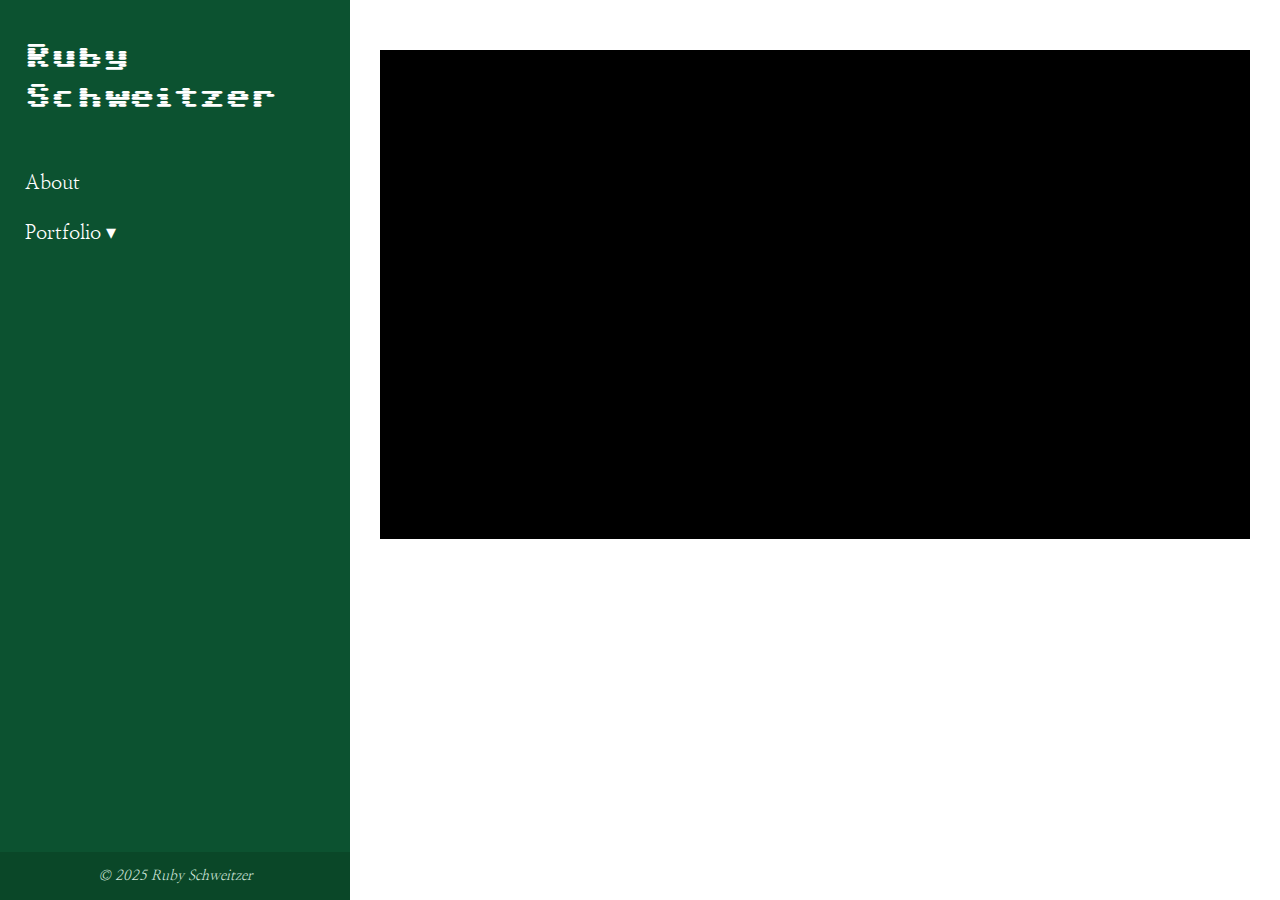
<file: index.html>
<!DOCTYPE html>
<html lang="en">
<head>
    <meta charset="UTF-8">
    <meta name="viewport" content="width=device-width, initial-scale=1.0">
    <title>Ruby Schweitzer</title>
    <link rel="icon" type="image/x-icon" href="media/icon.png">
    <link rel="stylesheet" href="styles/style.css">
    <link rel="preconnect" href="https://fonts.googleapis.com">
    <link rel="preconnect" href="https://fonts.gstatic.com" crossorigin>
    <link href="https://fonts.googleapis.com/css2?family=Nanum+Myeongjo&family=Sixtyfour&display=swap" rel="stylesheet">
</head>
<body>
    <div class="sidebar">
        <h1><a href="">Ruby Schw<span class="header-fix">ei</span>tzer</a></h1>
        <a href="about">About</a>

        <div class="dropdown">
            <a id="portfolio-toggle">Portfolio &#9662</a>
            <div class="dropdown-content">
                <a href="portfolio/cinematography">Cinematography</a>
                <a href="portfolio/dance">Dance Collaborations</a>
                <a href="portfolio/experimental">Experimental Films</a>
                <a href="portfolio/graphicdesign">Graphic Design</a>
            </div>
        </div>

        <footer class="sidebar-footer">
        © 2025 Ruby Schweitzer
        </footer>
    </div>

    <main>
        <div class="video-container">
            <iframe 
                src="https://player.vimeo.com/video/1111718417"
                allow="autoplay; fullscreen; picture-in-picture" 
                allowfullscreen>
            </iframe>
        </div>
    </main>

    <script src="script.js"></script>
</body>
</html>
</file>
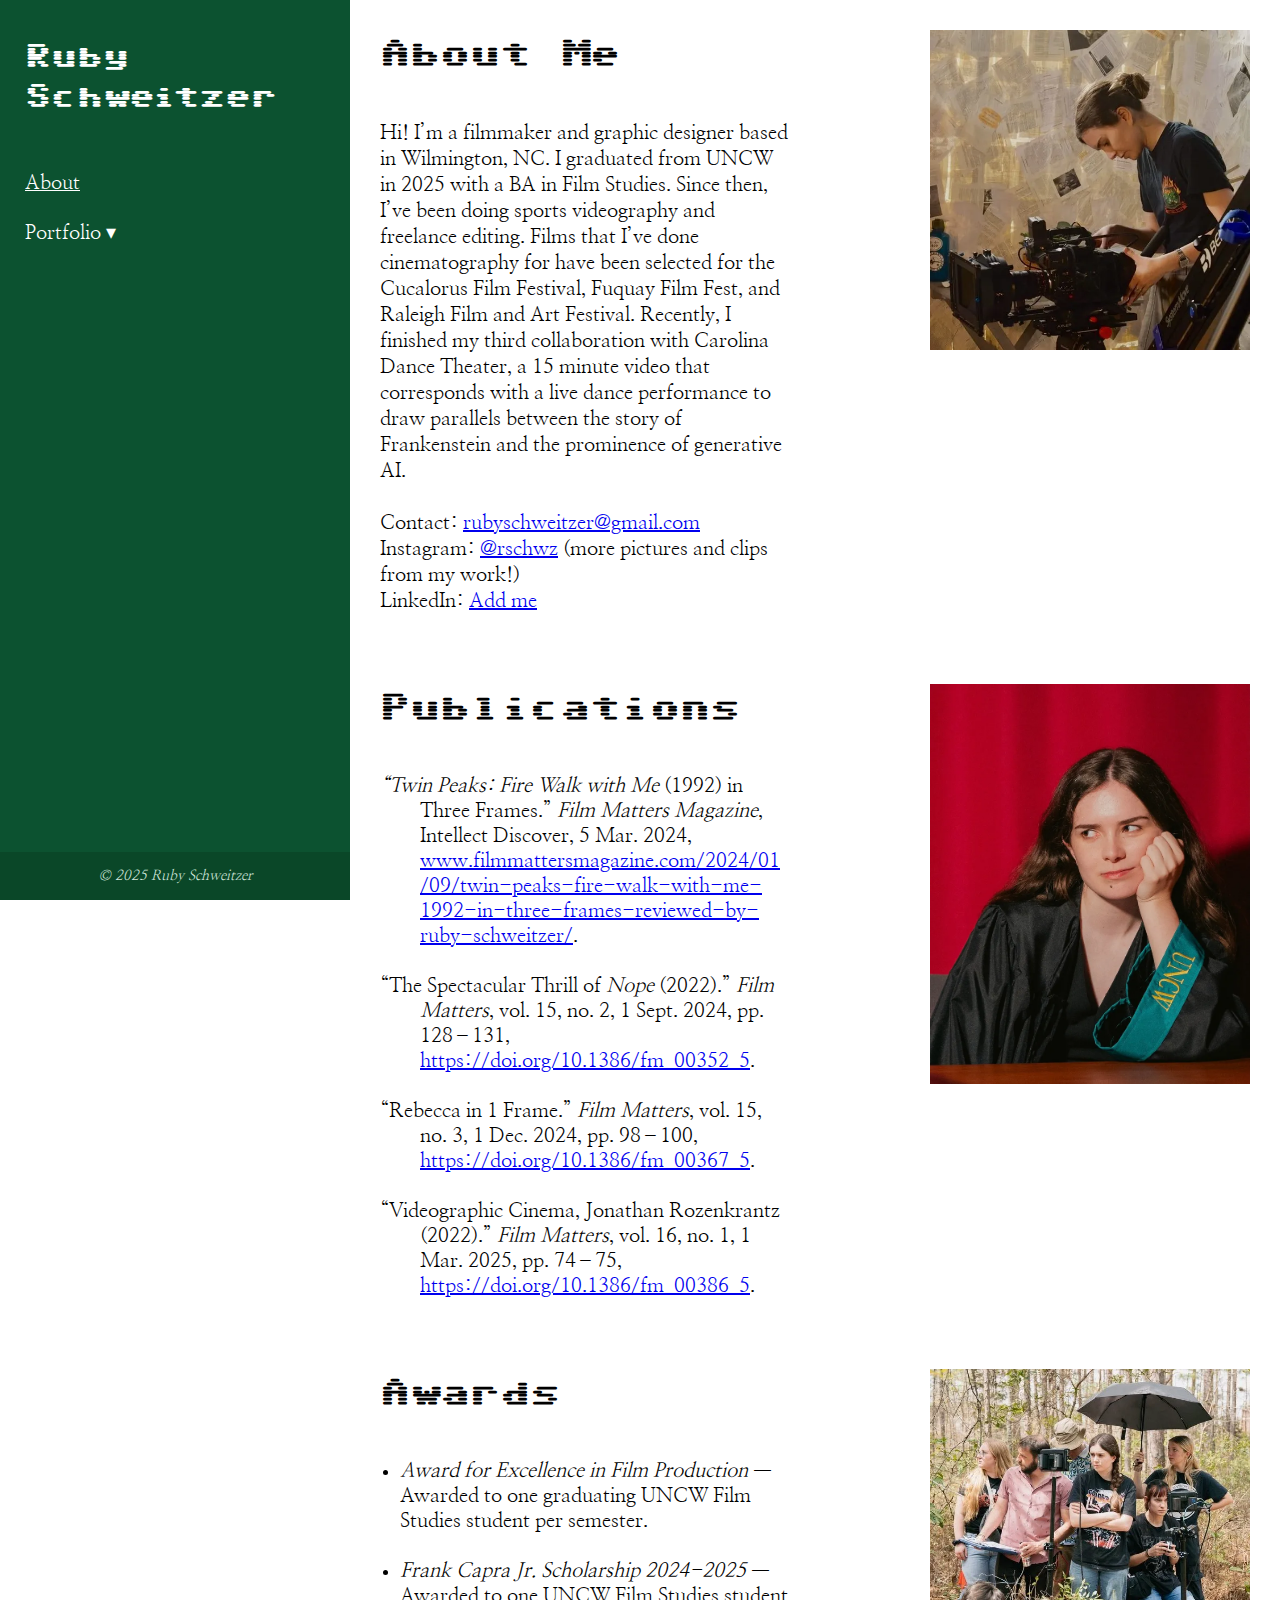
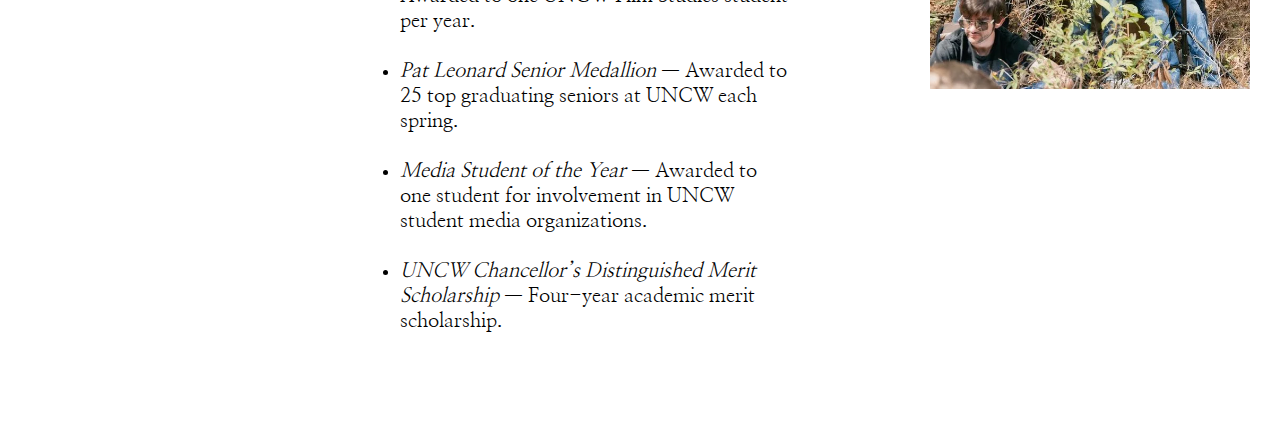
<file: about/index.html>
<!DOCTYPE html>
<html lang="en">
<head>
    <meta charset="UTF-8">
    <meta name="viewport" content="width=device-width, initial-scale=1.0">
    <title>Ruby Schweitzer</title>
    <link rel="icon" type="image/x-icon" href="../media/icon.png">
    <link rel="stylesheet" href="../styles/style.css">
    <link rel="preconnect" href="https://fonts.googleapis.com">
    <link rel="preconnect" href="https://fonts.gstatic.com" crossorigin>
    <link href="https://fonts.googleapis.com/css2?family=Nanum+Myeongjo&family=Sixtyfour&display=swap" rel="stylesheet">
</head>
<body>
    <div class="sidebar">
        <h1><a href="../">Ruby Schw<span class="header-fix">ei</span>tzer</a></h1>
        <a href="" id="current">About</a>

        <div class="dropdown">
            <a id="portfolio-toggle">Portfolio &#9662</a>
            <div class="dropdown-content">
                <a href="../portfolio/cinematography">Cinematography</a>
                <a href="../portfolio/dance">Dance Collaborations</a>
                <a href="../portfolio/experimental">Experimental Films</a>
                <a href="../portfolio/graphicdesign">Graphic Design</a>
            </div>
        </div>

        
        <footer class="sidebar-footer">
        © 2025 Ruby Schweitzer
        </footer>
    </div>

    <main>
        <div class="container">
            <div class="description">
            <h2>About Me</h2>
            <p>Hi! I’m a filmmaker and graphic designer based in Wilmington, NC. I graduated from UNCW in 2025 with a BA in Film Studies. Since then, I’ve been doing sports videography and freelance editing. Films that I’ve done cinematography for have been selected for the Cucalorus Film Festival, Fuquay Film Fest, and Raleigh Film and Art Festival. Recently, I finished my third collaboration with Carolina Dance Theater, a 15 minute video that corresponds with a live dance performance to draw parallels between the story of Frankenstein and the prominence of generative AI.<br><br>
            Contact: <a href="mailto:rubyschweitzer@gmail.com">rubyschweitzer@gmail.com</a><br>
            Instagram: <a href="https://www.instagram.com/rschwz" target="_blank">@rschwz</a> (more pictures and clips from my work!)<br>
            LinkedIn: <a href="https://www.linkedin.com/in/ruby-schweitzer/" target="_blank">Add me</a></p>
            </div>

            <div class="static-image-container">
            <img src="../media/ruby1.jpeg">
            </div>
        </div>

        <div class="container">
            <div class="description">
            <h2>Publications</h2>
            <p>
                <ul style="
                padding-left: 2em;
                text-indent: -2em;
                list-style: none;">
                    <li><em>“Twin Peaks: Fire Walk with Me</em> (1992) in Three Frames.” <em>Film Matters Magazine</em>, Intellect Discover, 5 Mar. 2024, <a href="http://www.filmmattersmagazine.com/2024/01/09/twin-peaks-fire-walk-with-me-1992-in-three-frames-reviewed-by-ruby-schweitzer/" target="_blank">www.filmmattersmagazine.com/2024/01/09/twin-peaks-fire-walk-with-me-1992-in-three-frames-reviewed-by-ruby-schweitzer/</a>.</li><br>

                    <li>“The Spectacular Thrill of <em>Nope</em> (2022).” <em>Film Matters</em>, vol. 15, no. 2, 1 Sept. 2024, pp. 128–131, <a href="https://doi.org/10.1386/fm_00352_5" target="_blank">https://doi.org/10.1386/fm_00352_5</a>.</li><br>

                    <li>“Rebecca in 1 Frame.” <em>Film Matters</em>, vol. 15, no. 3, 1 Dec. 2024, pp. 98–100, <a href="https://doi.org/10.1386/fm_00367_5" target="_blank">https://doi.org/10.1386/fm_00367_5</a>.</li><br>

                    <li>“Videographic Cinema, Jonathan Rozenkrantz (2022).” <em>Film Matters</em>, vol. 16, no. 1, 1 Mar. 2025, pp. 74–75, <a href="https://doi.org/10.1386/fm_00386_5" target="_blank">https://doi.org/10.1386/fm_00386_5</a>.</li>
                </ul>
            </p>
            </div>

            <div class="static-image-container">
            <img src="../media/ruby2.jpeg">
            </div>
        </div>

        <div class="container">
            <div class="description">
            <h2>Awards</h2>
            <p>
                <ul>
                    <li><em>Award for Excellence in Film Production </em>— Awarded to one graduating UNCW Film Studies student per semester.</li><br>

                    <li><em>Frank Capra Jr. Scholarship 2024-2025 </em>— Awarded to one UNCW Film Studies student per year.</li><br>

                    <li><em>Pat Leonard Senior Medallion </em>— Awarded to 25 top graduating seniors at UNCW each spring.</li><br>

                    <li><em>Media Student of the Year </em>— Awarded to one student for involvement in UNCW student media organizations.</li><br>

                    <li><em>UNCW Chancellor’s Distinguished Merit Scholarship </em>— Four-year academic merit scholarship.</li>
                </ul>
            </p>
            </div>

            <div class="static-image-container">
            <img src="../media/ruby3.jpeg">
            </div>
        </div>

    </main>

    <script src="../script.js"></script>
</body>
</html>
</file>
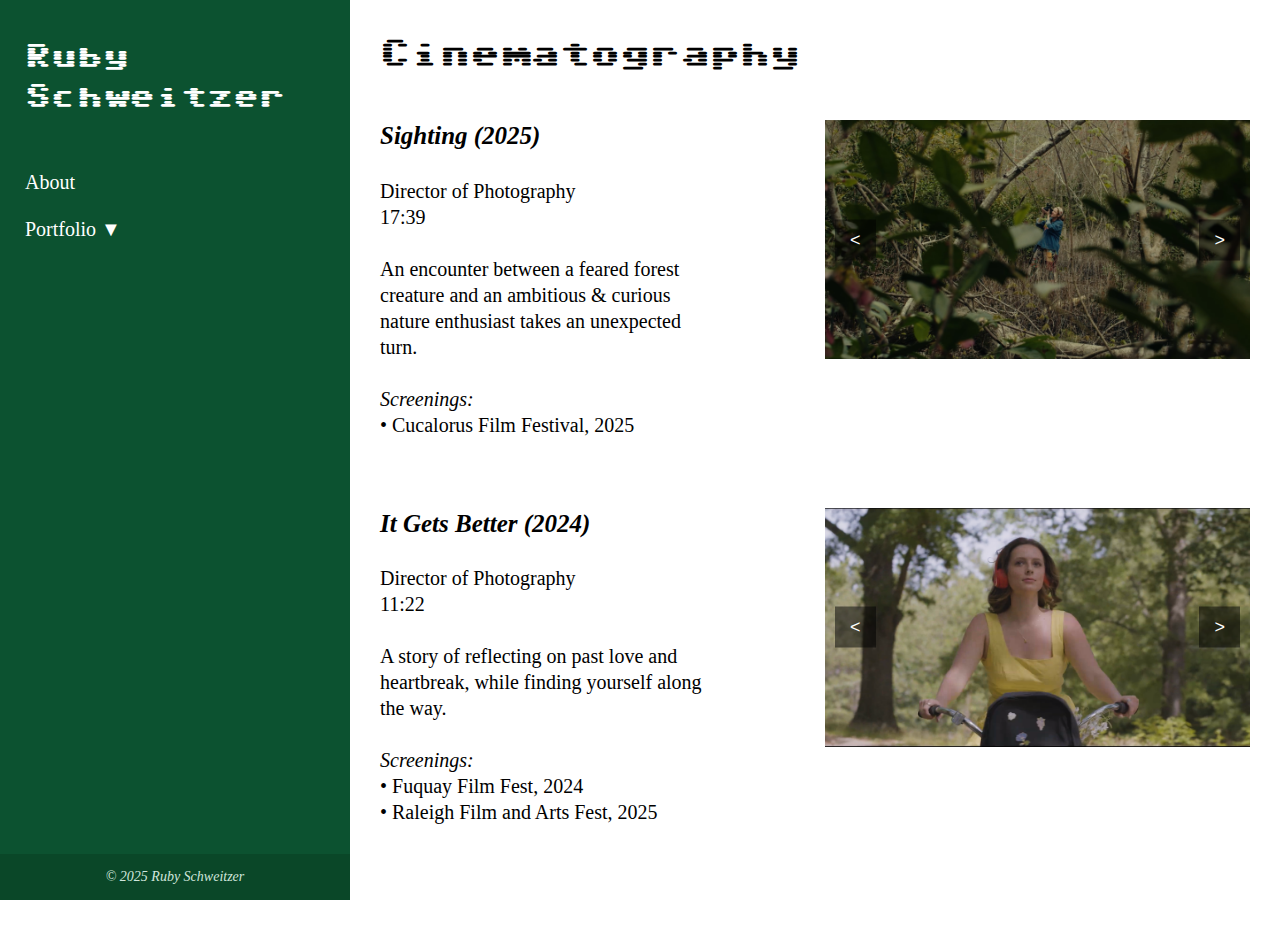
<file: portfolio/cinematography/index.html>
<!DOCTYPE html>
<html lang="en">
<head>
    <meta charset="UTF-8">
    <meta name="viewport" content="width=device-width, initial-scale=1.0">
    <title>Ruby Schweitzer</title>
    <link rel="stylesheet" href="../../styles/style.css">
    <link rel="preconnect" href="https://fonts.googleapis.com">
    <link rel="preconnect" href="https://fonts.gstatic.com" crossorigin>
    <link href="https://fonts.googleapis.com/css2?family=Sixtyfour&display=swap" rel="stylesheet">
</head>
<body>
    <div class="sidebar">
        <h1><a href="../../index.html">Ruby Schweitzer</a></h1>
        <a href="../../about/index.html">About</a>

        <div class="dropdown">
            <a id="portfolio-toggle">Portfolio ▼</a>
            <div class="dropdown-content">
                <a href="#" id="current">Cinematography</a>
                <a href="../dance/index.html">Dance Collaborations</a>
                <a href="../experimental/index.html">Experimental Films</a>
                <a href="../graphicdesign/index.html">Graphic Design</a>
            </div>
        </div>

        
        <footer class="sidebar-footer">
        © 2025 Ruby Schweitzer
        </footer>
    </div>

    <main>
        <h2>Cinematography</h2>

        <div class="container">
            <div class="description">
            <h3><i>Sighting (2025)</i></h3>
            <p>
                Director of Photography<br>
                17:39<br><br>

                An encounter between a feared forest creature and an ambitious & curious nature enthusiast takes an unexpected turn.<br><br>
                <i>Screenings:</i><br>
                &#8226; Cucalorus Film Festival, 2025
            </p>
            </div>

            <div class="slideshow-container" data-slideshow>
            <img src="../../media/sighting1.jpeg" class="slide active" alt="Slide 1">
            <img src="../../media/sighting2.jpeg" class="slide" alt="Slide 2">
            <img src="../../media/sighting3.jpeg" class="slide" alt="Slide 3">
            <img src="../../media/sighting4.jpeg" class="slide" alt="Slide 4">
            <button class="nav-btn prev"><</button>
            <button class="nav-btn next">></button>
            </div>
        </div>

        <div class="container">
            <div class="description">
            <h3><i>It Gets Better (2024)</i></h3>
            <p>
                Director of Photography<br>
                11:22<br><br>

                A story of reflecting on past love and heartbreak, while finding yourself along the way.<br><br>
                <i>Screenings:</i><br>
                &#8226; Fuquay Film Fest, 2024<br>
                &#8226; Raleigh Film and Arts Fest, 2025

            </p>
            </div>

            <div class="slideshow-container" data-slideshow>
            <img src="../../media/itgetsbetter1.jpeg" class="slide active" alt="Slide 1">
            <img src="../../media/itgetsbetters2.jpeg" class="slide" alt="Slide 2">
            <button class="nav-btn prev"><</button>
            <button class="nav-btn next">></button>
            </div>
        </div>

    </main>

    <script src="../../script.js"></script>
</body>
</html>
</file>
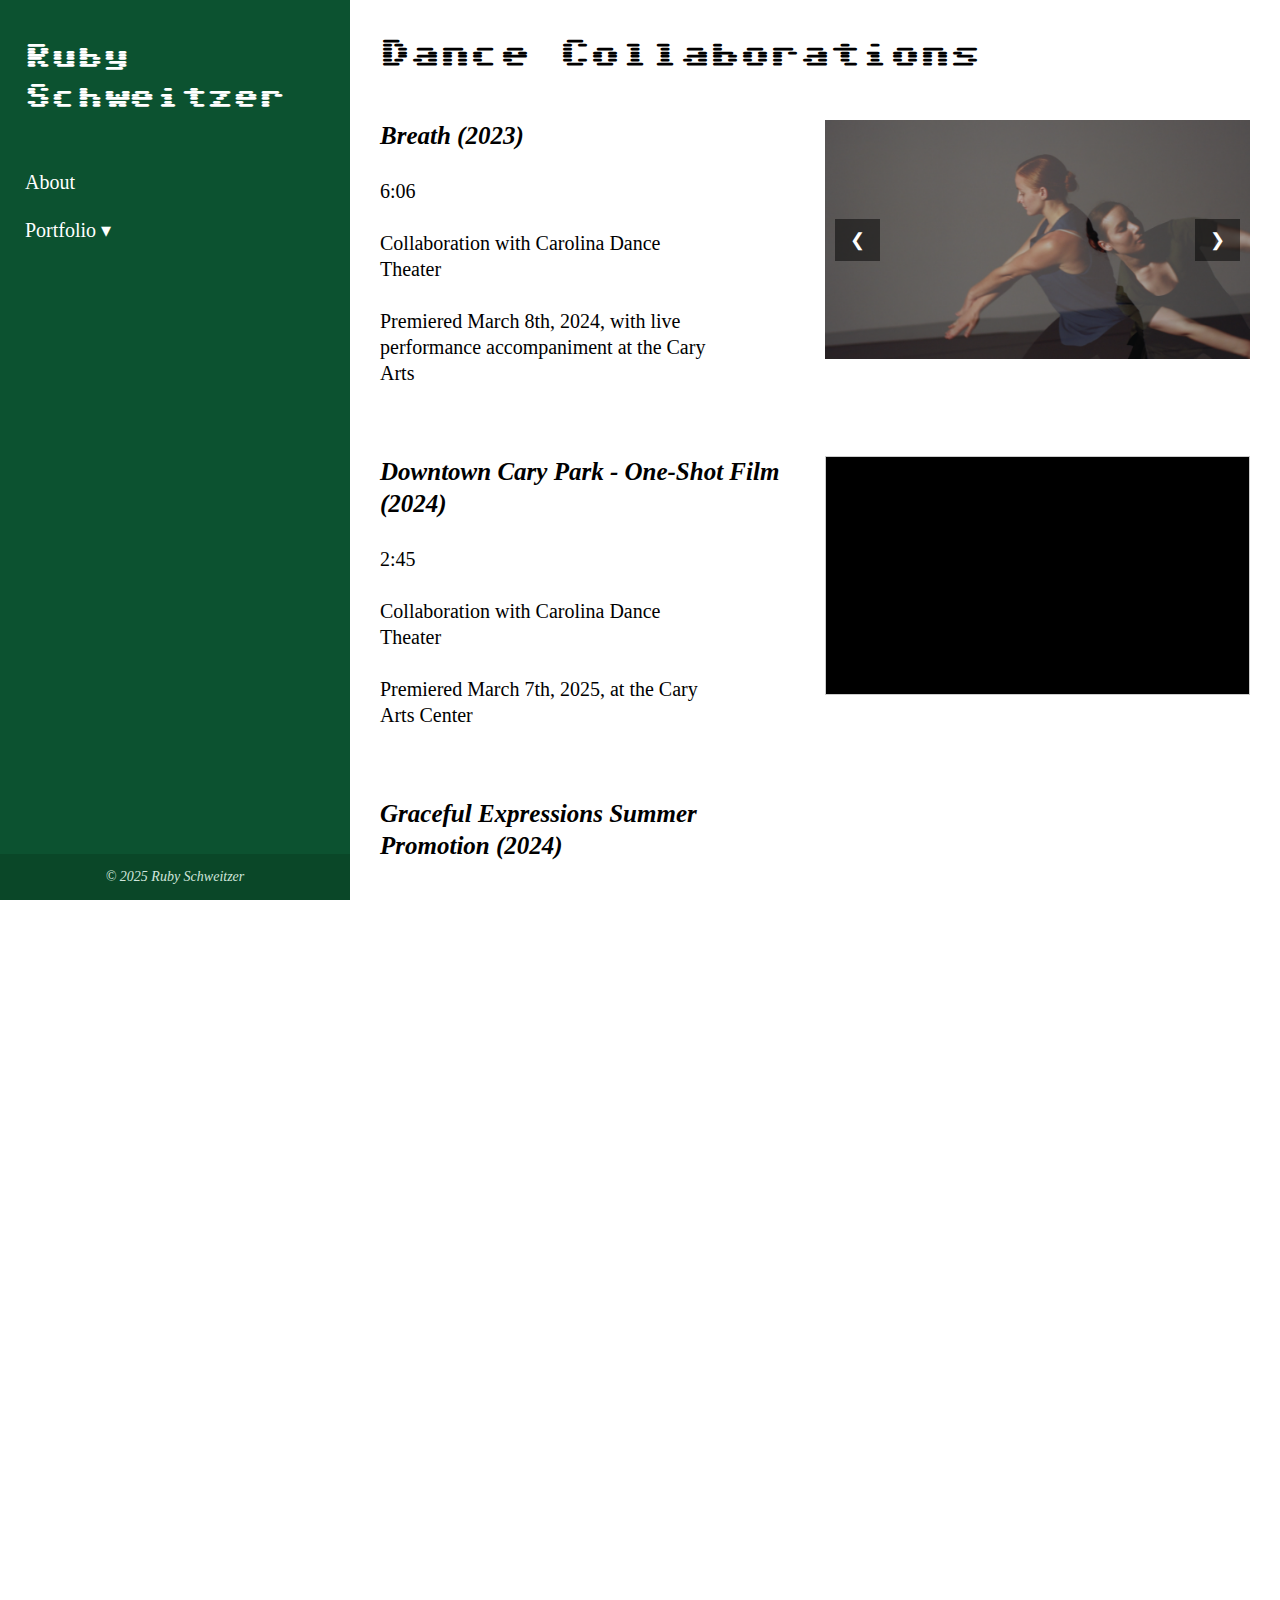
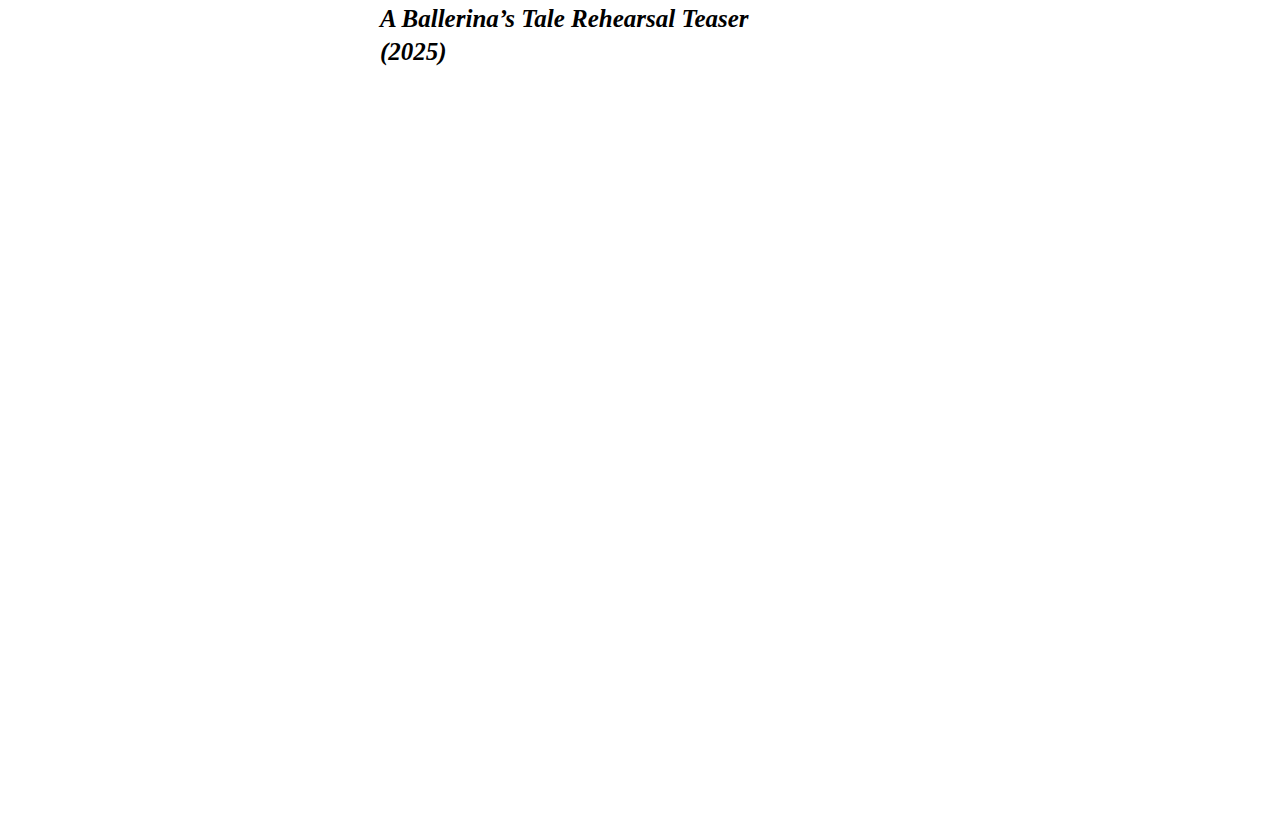
<file: portfolio/dance/index.html>
<!DOCTYPE html>
<html lang="en">
<head>
    <meta charset="UTF-8">
    <meta name="viewport" content="width=device-width, initial-scale=1.0">
    <title>Ruby Schweitzer</title>
    <link rel="icon" type="image/x-icon" href="../../media/icon.png">
    <link rel="stylesheet" href="../../styles/style.css">
    <link rel="preconnect" href="https://fonts.googleapis.com">
    <link rel="preconnect" href="https://fonts.gstatic.com" crossorigin>
    <link href="https://fonts.googleapis.com/css2?family=Sixtyfour&display=swap" rel="stylesheet">
</head>
<body>
    <div class="sidebar">
        <h1><a href="../..">Ruby Schweitzer</a></h1>
        <a href="../../about">About</a>

        <div class="dropdown">
            <a id="portfolio-toggle">Portfolio &#9662</a>
            <div class="dropdown-content">
                <a href="../cinematography">Cinematography</a>
                <a href="" id="current">Dance Collaborations</a>
                <a href="../experimental">Experimental Films</a>
                <a href="../graphicdesign">Graphic Design</a>
            </div>
        </div>

        
        <footer class="sidebar-footer">
        © 2025 Ruby Schweitzer
        </footer>
    </div>

    <main>
        <h2>Dance Collaborations</h2>

        <div class="container">
            <div class="description">
            <h3><i>Breath (2023)</i></h3>
            <p>
                6:06<br><br>

                Collaboration with Carolina Dance Theater<br><br>
                Premiered March 8th, 2024, with live performance accompaniment at the Cary Arts
            </p>
            </div>

            <div class="slideshow-container" data-slideshow>
            <img src="../../media/breath1.jpeg" class="slide active" alt="Slide 1">
            <img src="../../media/breath2.jpeg" class="slide" alt="Slide 2">
            <img src="../../media/breath3.jpeg" class="slide" alt="Slide 3">
            <img src="../../media/breath4.jpeg" class="slide" alt="Slide 4">
            <button class="nav-btn prev">❮</button>
            <button class="nav-btn next">❯</button>
            </div>
        </div>

        <div class="container">
            <div class="description">
            <h3><i>Downtown Cary Park - One-Shot Film (2024)</i></h3>
            <p>
                2:45<br><br>
                Collaboration with Carolina Dance Theater<br><br>
                Premiered March 7th, 2025, at the Cary Arts Center
            </p>
            </div>

            <div class="iframe-container">
            <iframe src="https://player.vimeo.com/video/1054699481"></iframe>
            </div>
        </div>

        <div class="container">
            <div class="description">
            <h3><i>Graceful Expressions Summer Promotion (2024)</i></h3>
            </div>

            <div class="instagram-container">
            <blockquote 
                class="instagram-media" 
                data-instgrm-permalink="https://www.instagram.com/reel/C-EGzHeB0X1/?utm_source=ig_embed&amp;utm_campaign=loading"
                data-instgrm-version="14"
                style="background:#FFF; border:0; margin:0; padding:0; width:100%; height:100%;">
            </blockquote>
            <script async src="//www.instagram.com/embed.js"></script>
            </div>
        </div>

        <div class="container">
            <div class="description">
            <h3><i>A Ballerina’s Tale Rehearsal Teaser (2025)</i></h3>
            </div>
            <div class="instagram-container">
            <blockquote 
                class="instagram-media" 
                data-instgrm-permalink="https://www.instagram.com/reel/DG0oYTjRWwg/?utm_source=ig_embed&amp;utm_campaign=loading"
                data-instgrm-version="14"
                style="background:#FFF; border:0; margin:0; padding:0; width:100%; height:100%;">
            </blockquote>
            <script async src="//www.instagram.com/embed.js"></script>
            </div>
        </div>

    </main>

    <script src="../../script.js"></script>
</body>
</html>
</file>
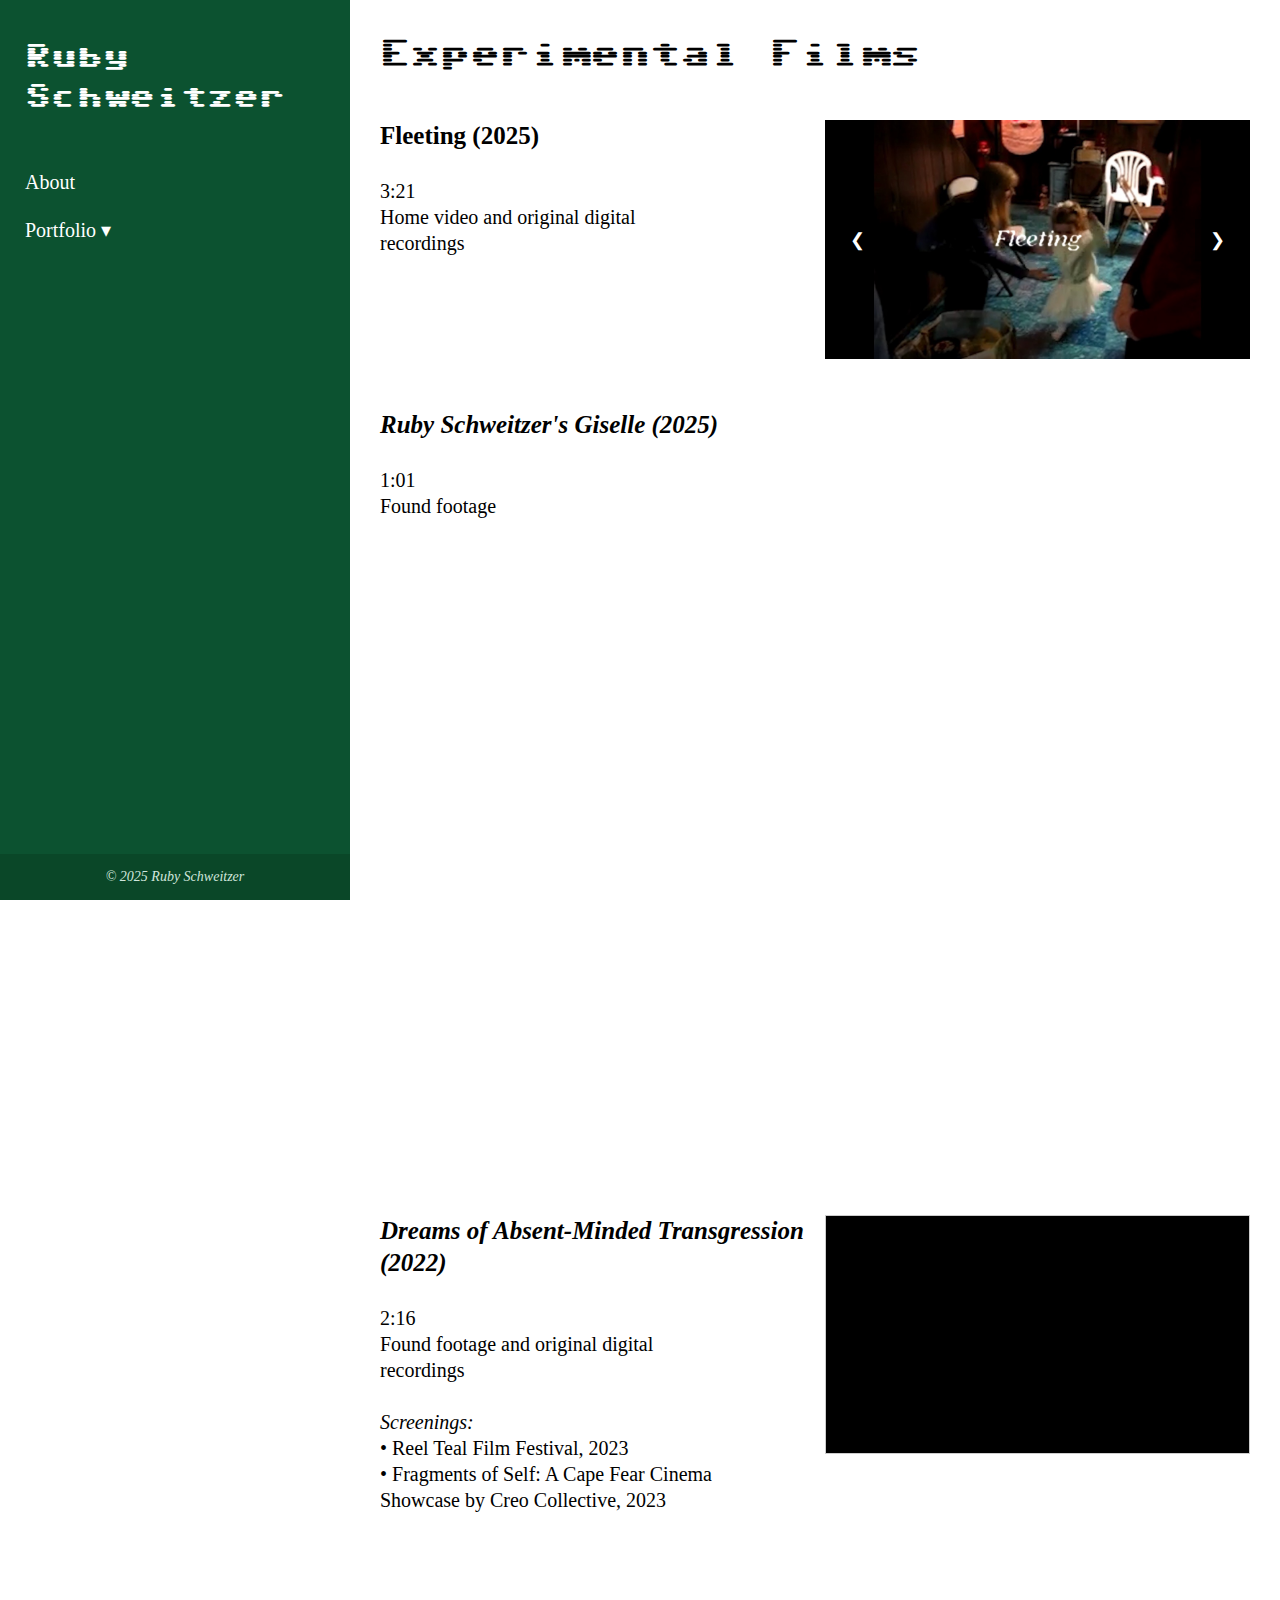
<file: portfolio/experimental/index.html>
<!DOCTYPE html>
<html lang="en">
<head>
    <meta charset="UTF-8">
    <meta name="viewport" content="width=device-width, initial-scale=1.0">
    <title>Ruby Schweitzer</title>
    <link rel="icon" type="image/x-icon" href="media/icon.png">
    <link rel="stylesheet" href="../../styles/style.css">
    <link rel="preconnect" href="https://fonts.googleapis.com">
    <link rel="preconnect" href="https://fonts.gstatic.com" crossorigin>
    <link href="https://fonts.googleapis.com/css2?family=Sixtyfour&display=swap" rel="stylesheet">
</head>
<body>
    <div class="sidebar">
        <h1><a href="../..">Ruby Schweitzer</a></h1>
        <a href="../../about">About</a>

        <div class="dropdown">
            <a id="portfolio-toggle">Portfolio &#9662</a>
            <div class="dropdown-content">
                <a href="../cinematography">Cinematography</a>
                <a href="../dance">Dance Collaborations</a>
                <a href="" id="current">Experimental Films</a>
                <a href="../graphicdesign">Graphic Design</a>
            </div>
        </div>

        
        <footer class="sidebar-footer">
        © 2025 Ruby Schweitzer
        </footer>
    </div>

    <main>
        <h2>Experimental Films</h2>

        <div class="container">
            <div class="description">
            <h3>Fleeting (2025)</h3>
            <p>
                3:21<br>
                Home video and original digital recordings
            </p>
            </div>

            <div class="slideshow-container" data-slideshow>
            <img src="../../media/fleeting1.jpeg" class="slide active" alt="Slide 1">
            <img src="../../media/fleeting2.jpeg" class="slide" alt="Slide 2">
            <img src="../../media/fleeting3.jpeg" class="slide" alt="Slide 3">
            <img src="../../media/fleeting4.jpeg" class="slide" alt="Slide 4">
            <img src="../../media/fleeting5.jpeg" class="slide" alt="Slide 5">
            <button class="nav-btn prev">❮</button>
            <button class="nav-btn next">❯</button>
            </div>
        </div>

        <div class="container">
            <div class="description">
            <h3><i>Ruby Schweitzer's Giselle (2025)</i></h3>
            <p>
                1:01<br>
                Found footage
            </div>

            <div class="instagram-container">
            <blockquote 
                class="instagram-media" 
                data-instgrm-permalink="https://www.instagram.com/reel/DMJkY_sRTcI/?utm_source=ig_embed&amp;utm_campaign=loading"
                data-instgrm-version="14"
                style="background:#FFF; border:0; margin:0; padding:0; width:100%; height:100%;">
            </blockquote>
            <script async src="//www.instagram.com/embed.js"></script>
            </div>
        </div>

        <div class="container">
            <div class="description">
            <h3><i>Dreams of Absent-Minded Transgression (2022)</i></h3>
            <p>
                2:16<br>
                Found footage and original digital recordings<br><br>

                <i>Screenings:</i><br>
                &#8226; Reel Teal Film Festival, 2023<br>
                &#8226; Fragments of Self: A Cape Fear Cinema Showcase by Creo Collective, 2023
            </p>
            </div>

            <div class="iframe-container">
            <iframe src="https://player.vimeo.com/video/777915825"></iframe>
            </div>
        </div>
    </main>

    <script src="../../script.js"></script>
</body>
</html>
</file>
<file: styles/style.css>
* {
    box-sizing: border-box;
}

body, html {
    height: auto;
    min-height: 100%;
}

body {
    margin: 0;
    font-family: "Nanum Myeongjo", "Georgia", serif;
    display: flex;
}

.sidebar {
    position: fixed;
    top: 0;
    left: 0;
    height: 100vh;
    width: 350px;
    background-color: #0c5230;
    color: white;
    display: flex;
    flex-direction: column;
    justify-content: flex-start;
    padding-top: 20px;
    overflow-y: auto;
}

.sidebar h1 {
    font-size: 26px;
    text-align: left;
    line-height: 40px;
    margin-top: 5px;
    margin-bottom: 30px;
    font-weight: normal;
}

.sidebar h1 a {
    color: white;
    text-decoration: none;
    font-size: 26px;
    font-family: "Sixtyfour";
}

.header-fix {
    letter-spacing: -4px;
}

.sidebar a {
    color: white;
    padding: 12px 25px;
    text-decoration: none;
    display: block;
    cursor: pointer;
    font-size: 20px;
}

.sidebar a:hover {
    color: lightgray;
    transition: color ease-in 0.1s;
}
.dropdown-content {
    max-height: 0;
    overflow: hidden;
    background-color: #0a4728;
}

.dropdown-content a {
    padding-left: 45px;
}

.dropdown.open .dropdown-content {
    max-height: 500px;
    border-top: 1px solid #126b3f;
    border-bottom: 1px solid #126b3f;
    transition: max-height .3s ease;
}

.sidebar-footer {
    position: fixed;
    bottom: 0;
    left: 0;
    width: 350px;
    text-align: center;
    padding: 15px 10px;
    font-size: 14px;
    color: #d0e6dc;
    background-color: #0a4728;
    font-style: italic;
    z-index: 1000;
}

#current {
    text-decoration: underline solid white 1px;
}

main {
    flex: 1;
    padding: 30px;
    margin-left: 350px;
}

main p {
    margin-right: 20%;
    font-size: 20px;
}

main h2 {
    font-family: "Sixtyfour", "Nanum Myeongjo", serif;
    font-weight: normal;
    margin-top: 10px;;
    margin-bottom: 50px;
    font-size: 30px;
}

main h3 {
    font-size: 25px;
}

ul {
    font-size: 20px;
    margin-right: 20%;
    display: block;
    padding-left: 20px;
}

ul li {
    font-size: 20px;
}

ul li a {
    word-wrap: normal;
    overflow-wrap: anywhere;
}

.citations {
    padding-left: 2em;
    text-indent: -2em;
    list-style: none;
}

.portrait {
    width: 50%;
    max-width: 500px;

}

.video-container {
    position: relative;
    width: 100%;
    max-width: 960px;
    aspect-ratio: 16 / 9;
    margin-top: 20px;
    overflow: hidden;
}

.video-container iframe {
    width: 100%;
    height: 100%;
    border: none;
}

.container {
    display: flex;
    justify-content: flex-start;
    align-items: flex-start;
    width: 100%;
    max-width: 1200px;
    margin-left: 0;
    margin-bottom: 50px;
    gap: 20px;
}

.description {
    flex: 1;
}

.description h3, .description p {
    margin-top: 0;
    line-height: 1.3;
}

.iframe-container {
    flex: 1;
    max-width: 640px;
}

iframe {
    width: 100%;
    height: auto;
    aspect-ratio: 16/9;
    border: 1px solid #ccc;
    display: block;
    background-color: black;
}

.fourbythree {
    aspect-ratio: 4/3 !important;
}

.slideshow-container {
    flex: 1;
    max-width: 640px;
    max-height: auto;
    aspect-ratio: 16 / 9;
    position: relative;
    overflow: hidden;
    background: #000;
}

.slide {
    position: absolute;
    top: 0;
    left: 0;
    width: 100%;
    height: 100%;
    object-fit: cover;
    opacity: 0;
    transition: opacity 0.6s ease-in-out;
}

.slide.active {
    opacity: 1;
}

.nav-btn {
    position: absolute;
    top: 50%;
    transform: translateY(-50%);
    background-color: rgba(0, 0, 0, 0.5);
    color: white;
    border: none;
    cursor: pointer;
    padding: 10px 15px;
    font-size: 18px;
    transition: background-color 0.2s;
    z-index: 10;
}

.nav-btn:hover {
    background-color: rgba(0, 0, 0, 0.8);
}

.prev {
    left: 10px;
}

.next {
    right: 10px;
}

.instagram-container {
    flex: 1;
    max-width: 640px;
    aspect-ratio: 9 / 16;
    position: relative;
    overflow: hidden;
    background: #fafafa;
}

.instagram-container iframe,
.instagram-container blockquote {
    width: 100%;
    height: 100%;
    border: none;
    margin: 0;
}

.image-container {
    flex: 1;
    max-width: 640px;
    aspect-ratio: 16 / 9;
    position: relative;
    overflow: hidden;
    background: #000;
    display: flex;
    align-items: center;
    justify-content: center;
}

.static-image-container {
    flex: 1;
    max-width: 320px;
    position: relative;
    overflow: hidden;
    background: #000;
    display: flex;
    align-items: center;
    justify-content: center;
    margin-left: 20px;
}

.image-container img {
    width: 100%;
    height: 100%;
    object-fit: cover;
    display: block;
}

.static-image-container img {
    width: 100%;
}

.image-grid-container {
    width: 100%;
    max-width: 1000px;
    margin: 0 auto 50px auto;
    display: flex;
    flex-direction: column;
    align-items: flex-start;
    gap: 20px;
}

.image-grid-container h3 {
    margin-top: 0;
    font-size: 25px;
}

.image-grid-container p {
    font-size: 18px;
    line-height: 1.4;
    margin-bottom: 10px;
    max-width: 80%;
}

.image-grid {
    display: flex;
    align-items: baseline;
    width: 100%;
    max-width: 1300px;
    margin-left: 0;
    margin-bottom: 50px;
    gap: 20px;
}

.image-grid figure {
    margin: 0;
    display: flex;
    flex-direction: column;
    align-items: center;
    text-align: center;
}

.image-grid img {
    width: 100%;
    height: auto;
    object-fit: cover;
    background-color: #000;
    transition: transform 0.3s ease, box-shadow 0.3s ease;
}

.image-grid img:hover {
    transform: scale(1.03);
    box-shadow: 0 4px 12px rgba(0, 0, 0, 0.3);
    cursor: pointer;
}

.image-grid figcaption {
    margin-top: 20px;
    font-size: 16px;
    color: #333;
    font-style: italic;
    max-width: 90%;
}

.one-image {
    width: 300px;
    height: auto;
    align-items: baseline;
    margin-bottom: 20px;
}

.fullscreen-overlay {
    display: flex;
    position: fixed;
    top: 0;
    left: 0;
    width: 100vw;
    height: 100vh;
    background-color: rgba(0, 0, 0, 0.9);
    justify-content: center;
    align-items: center;
    z-index: 2000;
    opacity: 0;
    pointer-events: none;
    transition: opacity 0.3s ease;
}

.fullscreen-overlay .content {
    display: flex;
    flex-direction: column;
    align-items: center;
    justify-content: center;
}

.fullscreen-overlay.active {
    opacity: 1;
    pointer-events: auto;
}

.fullscreen-overlay img {
    object-fit: contain;
    transform: scale(0.95);
    max-width: 95%;
    max-height: 80vh;
    transition: transform 0.3s ease;
}

.fullscreen-overlay.active img {
    transform: scale(1);
}

.fullscreen-overlay .caption {
    color: #fff;
    font-size: 18px;
    font-style: italic;
    margin-top: 15px;
    text-align: center;
    opacity: 0;
    transition: opacity 0.4s ease;
    text-align: center;
}

.fullscreen-overlay.active .caption {
    opacity: 1;
}

.fullscreen-overlay .close-btn {
    position: fixed;
    z-index: 3000;
    top: 20px;
    right: 30px;
    color: #fff;
    font-size: 35px;
    cursor: pointer;
    transition: color 0.3s;
}

.fullscreen-overlay .close-btn:hover {
    color: #ccc;
}

.mobile-only-text {
    color: gray;
    display: none;
    font-size: 16px;
}

@media (max-width: 1000px) {
    body {
        flex-direction: column;
    }

    .sidebar {
        position: relative;
        width: 100%;
        height: auto;
        padding: 10px 0;
        flex-direction: row;
        flex-wrap: wrap;
        justify-content: space-around;
        align-items: flex-start;
        border-bottom: 3px solid #126b3f;
    }

    .sidebar h1 {
        margin: 10px 0;
        text-align: center;
        width: 100%;
    }

    .sidebar a {
        font-size: 16px;
        padding: 10px 16px;
    }

    .sidebar-footer {
        display: none;
    }

    main {
        margin-left: 0;
        padding: 20px;
    }

    h2 {
        margin-left: 0;
    }

    ul li {
        font-size: 18px;
    }

    .static-image-container {
        max-width: 100%;
        margin-left: 0;
    }

    main .container:nth-of-type(2) .static-image-container,
    main .container:nth-of-type(3) .static-image-container {
        display: none;
    }

    .container, 
    .image-grid-container {
        flex-direction: column;
        align-items: left;
        gap: 15px;
    }

    .iframe-container,
    .slideshow-container,
    .instagram-container,
    .image-container {
        width: 100%;
        max-width: 100%;
    }

    .image-grid {
        width: 80%;
        max-width: 700px;
        flex-wrap: wrap;
    }

    .image-grid figure {
        flex: 1 1 calc(30% - 20px);
    }    

    .image-grid figcaption {
        font-size: 14px;
    }

    .one-image {
        flex: 1 1 calc(50% - 20px);
        width: 300px;
    }

    main h2 {
        font-size: 26px;
        margin-bottom: 20px;
    }

    main h3 {
        font-size: 22px;
    }

    main p {
        font-size: 18px;
        margin-right: 0;
    }

    .fullscreen-overlay {
        display: flex;
        justify-content: center;
        align-items: center;
        text-align: center;
        padding: 0 10px;
    }

    .fullscreen-overlay .content {
        display: flex;
        flex-direction: column;
        align-items: center;
        justify-content: center;
        width: 100%;
    }

    .fullscreen-overlay img {
        margin: 0 auto;
        display: block;
        transform: none;
        max-width: 95%;
        max-height: 70vh;
        object-fit: contain;
    }

    .fullscreen-overlay .caption {
        font-size: 16px;
        margin-top: 10px;
    }

    .fullscreen-overlay .close-btn {
        font-size: 32px;
        width: 40px;
        height: 40px;
        top: 10px;
        right: 10px;
        background-color: rgba(0, 0, 0, 0.5);
        touch-action: manipulation;
    }
}

@media (max-width: 600px) {
    .image-grid figure {
        flex: 1 1 calc(50% - 20px);
    }   

    .mobile-only-text {
        display: block;
        margin-top: 0;
    }
}
</file>
